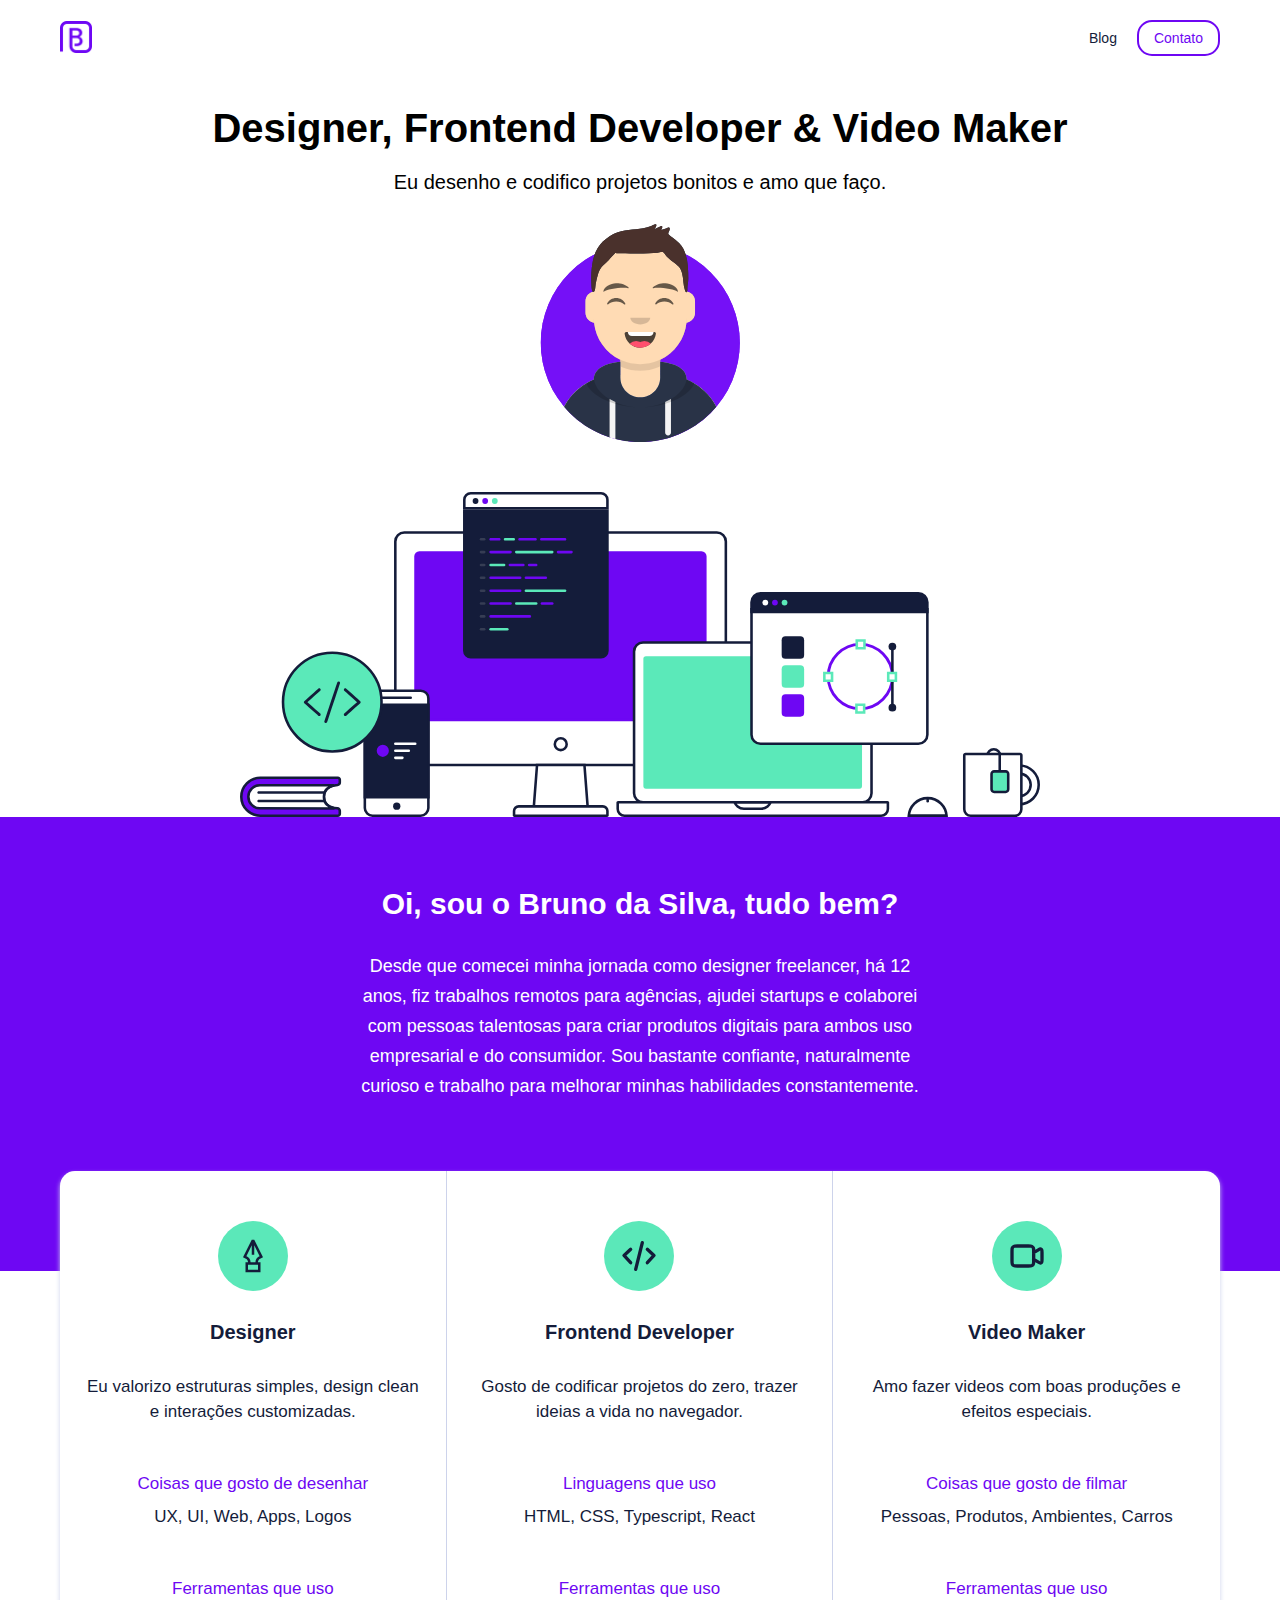
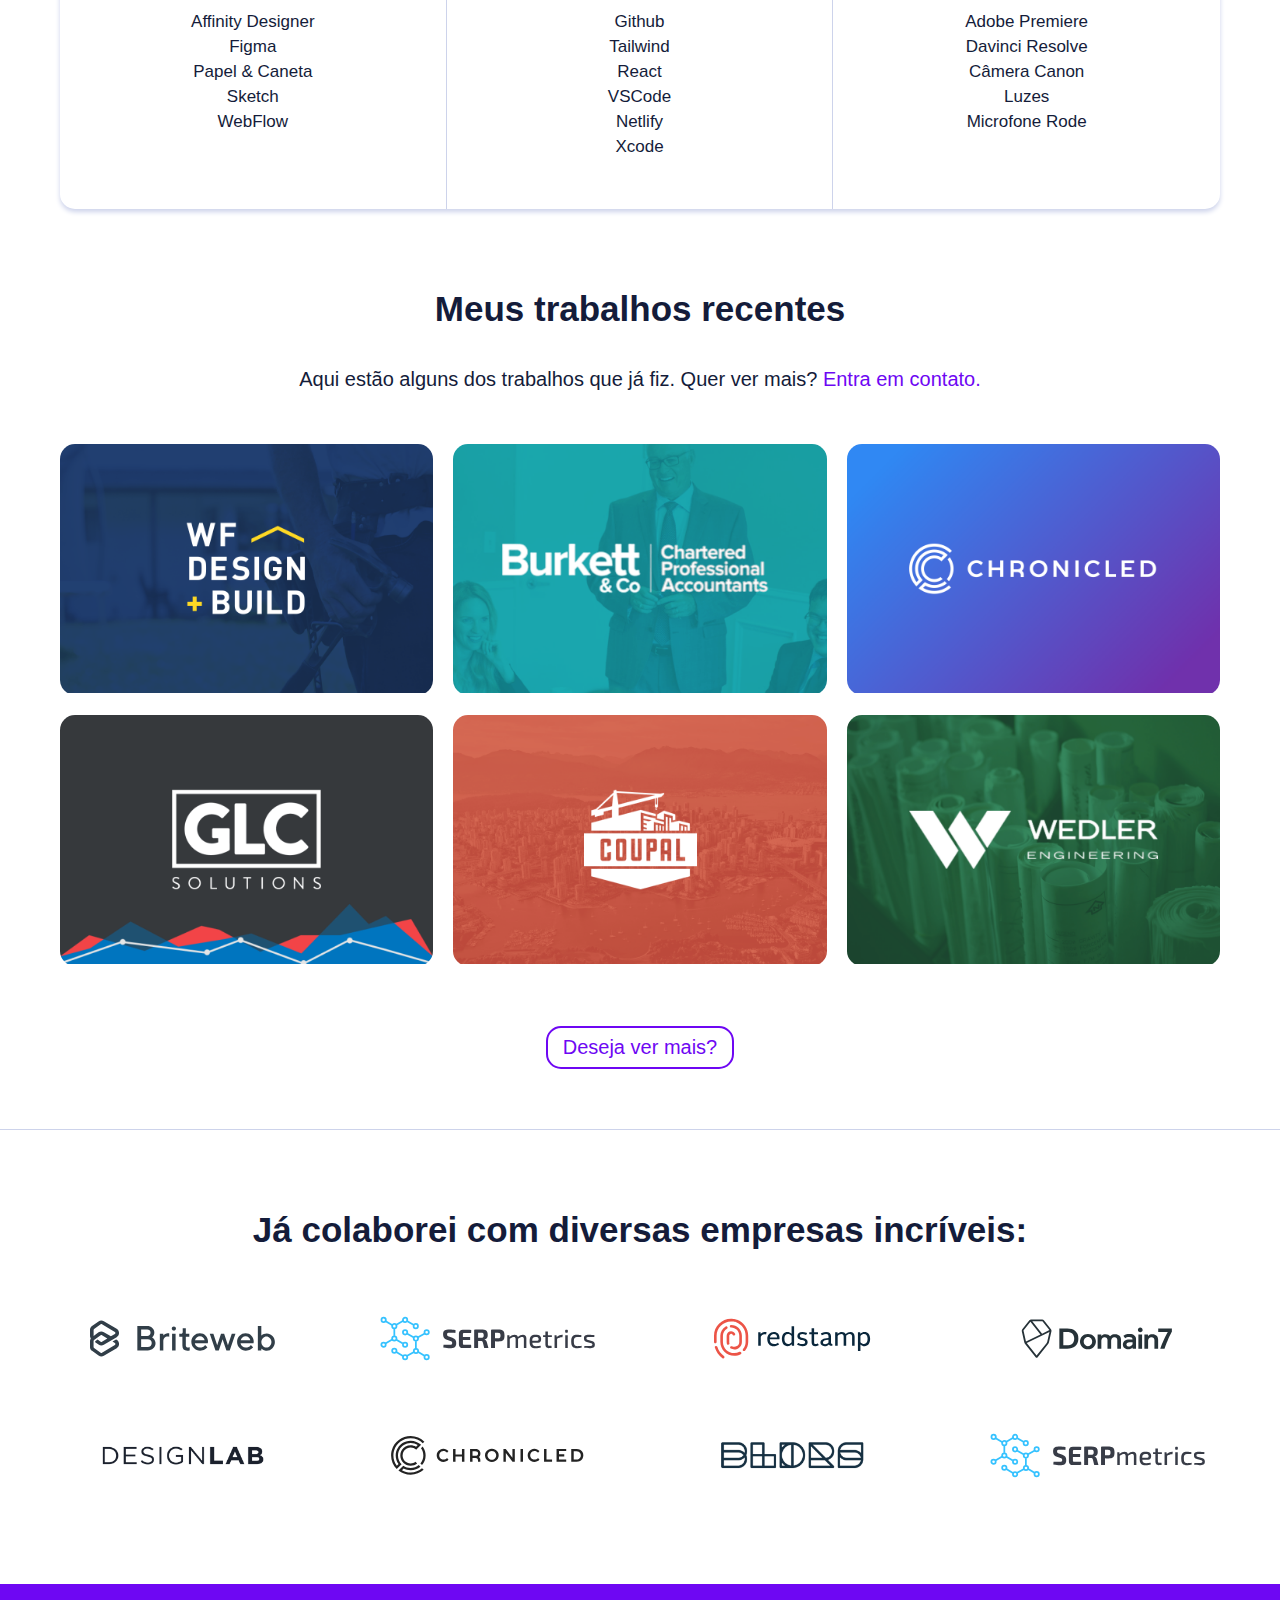
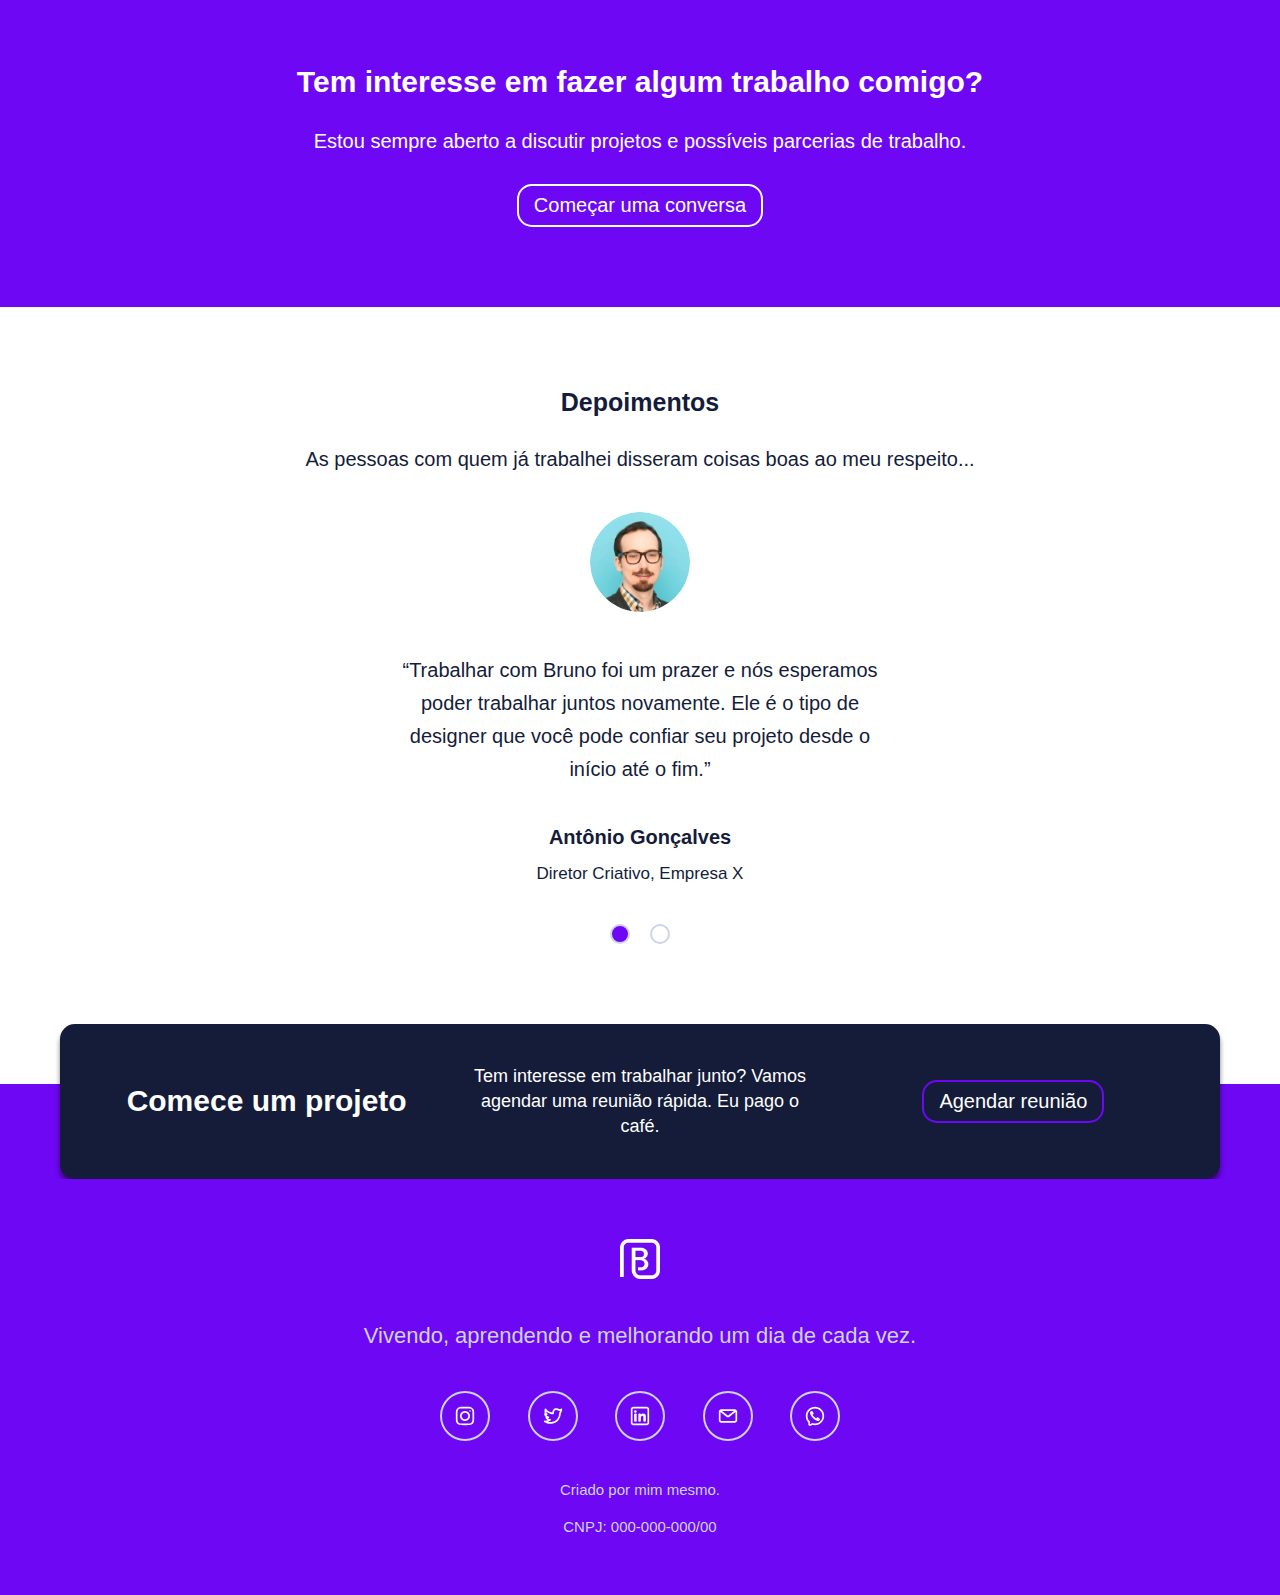
<file: index.html>
<!DOCTYPE html>
<html lang="pt-br">
<head>
    <meta charset="UTF-8">
    <meta name="viewport" content="width=device-width, initial-scale=1.0">
    <title>Bruno da Silva</title>

   <link rel="stylesheet" href="assets/css/style.css"/>
    <link rel="shortcut icon" type="image/png" href="assets/images/logo.png" />
</head>

<body>

    <header class="container">
        <div class="navbar">
            <div class="logo">
                <a href=""><img src="assets/images/logo.png" /></a>
            </div>
        
            <div class="menu-opener">
                <span></span>
                <span></span>
                <span></span>
            </div>
        </div>
        <nav>
            <a href="">Blog</a>
            <a href="" class="button">Contato</a>
        </nav>
    </header>

    <section class="hero container">
        <h1>Designer, Frontend Developer & Video Maker</h1>
        <h2>Eu desenho e codifico projetos bonitos e amo que faço.</h2>
        <img class="hero-avatar" src="assets/images/avatar.svg"/>
        <img class="hero-device" src="assets/images/hero-devices.svg"/>
    </section>

    <section class="intro">
        <div class="container">
            <div class="box">
                <p class="title">Oi, sou o Bruno da Silva, tudo bem?</p>
                <p class="subtitle">Desde que comecei minha jornada como designer freelancer, há 12 anos, fiz trabalhos remotos para agências, ajudei startups e colaborei com pessoas talentosas para criar produtos digitais para ambos uso empresarial e do consumidor. Sou bastante confiante, naturalmente curioso e trabalho para melhorar minhas habilidades constantemente.</p>
            </div>
        </div>
    </section>

    <section class="skills">

        <div class="skills-overlay"></div>

        <div class="container">
            <div class="grid">
                <div class="skill">
                    <div class="skill-icon">
                        <img src="assets/images/design.svg"/>
                    </div>
                    <p class="skill-title">Designer</p>
                    <p class="skill-desc">Eu valorizo estruturas simples, design clean e interações customizadas.</p>
                    <p class="skill-sub">Coisas que gosto de desenhar</p>
                    <p class="skill-txt">UX, UI, Web, Apps, Logos</p>
                    <p class="skill-sub">Ferramentas que uso</p>
                    <p class="skill-txt">
                        <ul>
                            <li>Affinity Designer</li>
                            <li>Figma</li>
                            <li>Papel & Caneta</li>
                            <li>Sketch</li>
                            <li>WebFlow</li>
                        </ul>
                    </p>
                </div>
                <div class="skill">
                    <div class="skill-icon">
                        <img src="assets/images/code.svg"/>
                    </div>
                    <p class="skill-title">Frontend Developer</p>
                    <p class="skill-desc">Gosto de codificar projetos do zero, trazer ideias a vida no navegador.</p>
                    <p class="skill-sub">Linguagens que uso</p>
                    <p class="skill-txt">HTML, CSS, Typescript, React</p>
                    <p class="skill-sub">Ferramentas que uso</p>
                    <p class="skill-txt">
                        <ul>
                            <li>Github</li>
                            <li>Tailwind</li>
                            <li>React</li>
                            <li>VSCode</li>
                            <li>Netlify</li>
                            <li>Xcode</li>
                        </ul>
                    </p>
                </div>
                <div class="skill">                    <div class="skill-icon">
                    <img src="assets/images/video.svg"/>
                </div>
                <p class="skill-title">Video Maker</p>
                <p class="skill-desc">Amo fazer videos com boas produções e efeitos especiais.</p>
                <p class="skill-sub">Coisas que gosto de filmar</p>
                <p class="skill-txt">Pessoas, Produtos, Ambientes, Carros</p>
                <p class="skill-sub">Ferramentas que uso</p>
                <p class="skill-txt">
                    <ul>
                        <li>Adobe Premiere</li>
                        <li>Davinci Resolve</li>
                        <li>Câmera Canon</li>
                        <li>Luzes</li>
                        <li>Microfone Rode</li>
                    </ul>
                </p>
            </div>
            </div>
        </div>

    </section>

    <section class="recent-work container">
        <p class="title">Meus trabalhos recentes</p>
        <p class="subtitle">Aqui estão alguns dos trabalhos que já fiz. Quer ver mais? <a href=""> Entra em contato.</a></p>

        <div class="grid">
            <div class="item">
                <img class="image" src="assets/images/works/wfdesignbuild.png"/>
                <div class="overlay">
                    <p>Aqui vai alguma descrição sobre o projeto em si ou a própria empresa.</p>
                    <a href="" class="button">Visite o Website</a>
                </div>
            </div>
            <div class="item">
                <img class="image" src="assets/images/works/burkettandco.png"/>
                <div class="overlay">
                    <p>Aqui vai alguma descrição sobre o projeto em si ou a própria empresa.</p>
                    <a href="" class="button">Visite o Website</a>
                </div>
            </div>
            <div class="item">
                <img class="image" src="assets/images/works/chronicled.png"/>
                <div class="overlay">
                    <p>Aqui vai alguma descrição sobre o projeto em si ou a própria empresa.</p>
                    <a href="" class="button">Visite o Website</a>
                </div>
            </div>
            <div class="item">
                <img class="image" src="assets/images/works/glcsolutions.png"/>
                <div class="overlay">
                    <p>Aqui vai alguma descrição sobre o projeto em si ou a própria empresa.</p>
                    <a href="" class="button">Visite o Website</a>
                </div>
            </div>
            <div class="item">
                <img class="image" src="assets/images/works/coupal.png"/>
                <div class="overlay">
                    <p>Aqui vai alguma descrição sobre o projeto em si ou a própria empresa.</p>
                    <a href="" class="button">Visite o Website</a>
                </div>
            </div>
            <div class="item">
                <img class="image" src="assets/images/works/wedlerengineering.png"/>
                <div class="overlay">
                    <p>Aqui vai alguma descrição sobre o projeto em si ou a própria empresa.</p>
                    <a href="" class="button">Visite o Website</a>
                </div>
            </div>
        </div>

        <a href="" class="button seemore">Deseja ver mais?</a>
    </section>
    <section class="worked-with">
        <div class="container">
            <p class="title">Já colaborei com diversas empresas incríveis:</p>
            <div class="grid">
                <img src="assets/images/clients/briteweb.svg" alt=""/>
                <img src="assets/images/clients/serpmetrics.svg" alt=""/>
                <img src="assets/images/clients/redstamp.svg" alt=""/>
                <img src="assets/images/clients/domain7.svg" alt=""/>
                <img src="assets/images/clients/designlab.png" alt=""/>
                <img src="assets/images/clients/chronicled.svg" alt=""/>
                <img src="assets/images/clients/bldrs.png" alt=""/>
                <img src="assets/images/clients/serpmetrics.svg" alt=""/>
            </div>
        </div>
    </section>

    <section class="collab">
        <p class="title">Tem interesse em fazer algum trabalho comigo?</p>
        <p class="subtitle">Estou sempre aberto a discutir projetos e possíveis parcerias de trabalho.</p>
        <a href="" class="button">Começar uma conversa</a>
    </section>

    <section class="testimonials container"">

        <p class="title">Depoimentos</p>
        <p class="subtitle">As pessoas com quem já trabalhei disseram coisas boas ao meu respeito...</p>

        <div class="slider">
            <input checked id="slider-1" name="slider" type="radio"/>
            <input id="slider-2" name="slider" type="radio"/>
            <div class="slider-area">

                <div class="slider-item">
                    <img src="assets/images/avatars/pascal.png"/>
                    <p class="description">“Trabalhar com Bruno foi um prazer e nós esperamos poder trabalhar juntos novamente. Ele é o tipo de designer que você pode confiar seu projeto desde o início até o fim.”</p>
                    <p class="name">Antônio Gonçalves</p>
                    <p class="role">Diretor Criativo, Empresa X</p>
                </div>

                <div class="slider-item">
                    <img src="assets/images/avatars/alvin.png"/>
                    <p class="description">“Bruno é um excelente comunicador e possui sensibilidade e confiança para se aprofundar nos projetos e entender de fato o que deve ser feito para sair um resultado excepcional.”</p>
                    <p class="name">Mateus Dantas</p>
                    <p class="role">CEO, Imobiliária ABC</p>
                </div>

            </div>
            <div class="slider-nav">
                <label class="n1" for="slider-1"></label>
                <label class="n2" for="slider-2"></label>
            </div>
        </div>

    </section>

    <section class="cta">
        <div class="overlay"></div>
        <div class="container">
            <div class="area">
                <div class="area-side">
                    <p class="title">Comece um projeto</p>
                </div>

                <div class="area-side">
                    <p class="subtitle">Tem interesse em trabalhar junto? Vamos agendar uma reunião rápida. Eu pago o café.</p>
                </div>

                <div class="area-side">
                    <a href="" class="button">Agendar reunião</a>
                </div>
            </div>

        </div>
        
    </section>

    <footer>
        <a href="">
            <img class="logo" src="assets/images/logo_white.png"/>
        </a>

        <p class="title">Vivendo, aprendendo e melhorando um dia de cada vez.</p>

        <div class="social">
            <a href="">
                <img src="assets/images/social_ig.svg" alt="Instagram" />
            </a>
            <a href="">
                <img src="assets/images/social_x.svg" alt="X" />
            </a>
            <a href="">
                <img src="assets/images/social_linkedin.svg" alt="LinkedIn" />
            </a>
            <a href="">
                <img src="assets/images/social_email.svg" alt="E-mail" />
            </a>
            <a href="">
                <img src="assets/images/social_zap.svg" alt="WhatsApp" />
            </a>
        </div>
        <p class="copyright">Criado por mim mesmo.</p>
        <p class="legal">CNPJ: 000-000-000/00</p>
    </footer>

    <script type="text/javascript" src="assets/js/script.js" ></script>
</body>

</html>
</file>
<file: assets/css/style.css>
:root {
    --background: #FFF;
    --foreground: #6E07F3;
    --primary: #141c3a;
    --primary-light: #cdd3eb;
    --primary-foreground: #FFF;
    --secondary: #5be8b9;
    --secondary-foreground: #141c3a;
}

* {
    margin: 0;
    padding: 0;
    list-style: none;
    box-sizing: border-box;
}

html {
    font-family: Arial, Helvetica, sans-serif;
    font-size: 62.5%;
}

.container {
    width: 100%;
    max-width: 1200px;
    margin: auto;
}

.button {
    display: inline-block;
    border: 0.2rem solid var(--foreground);
    color: var(--foreground);
    border-radius: 1.5rem;
    padding: 0.8rem 1.5rem;
    transition: all ease .2s;
}

.button:hover {
    background-color: var(--foreground);
    color: var(--primary-foreground);
}

.collab {
    background-color: var(--foreground);
    color: var(--primary-foreground);
    padding: 8rem 2rem;
    text-align: center;
}

.collab .title {
    font-weight: bold;
    font-size: 2rem;
    line-height: 2.5rem;
    margin-bottom: 3rem;
}

.collab .subtitle {
    font-size: 1.7rem;
    line-height: 2.2rem;
    margin-bottom: 3rem;
}

.collab .button {
    border-color: var(--background);
    color: var(--background);
    font-size: 2rem;
    text-decoration: none;
}

.collab .button:hover {
    background-color: var(--background);
    color: var(--foreground);
}

.cta {
    background-color: var(--foreground);
}

.cta .overlay {
    background-color: var(--background);
    height: 6rem;
}

.cta .container {
    margin-top: -6rem;
}

.cta .area {
    margin: 0 2rem;
    padding: 4rem;
    background-color: var(--primary);
    color: var(--primary-foreground);
    border-radius: 1.5rem;
    text-align: center;
    display: flex;
    flex-direction: column;
    gap: 4rem;
    align-items: center;
    box-shadow: 0 5px 5px rgba(0, 0, 0, .5);
}

.cta .area-side {
    flex: 1;
}

.cta .title {
    font-weight: bold;
    font-size: 3rem;
}

.cta .subtitle {
    font-size: 1.8rem;
    line-height: 2.5rem;
}

.cta .button {
    font-size: 2rem;
    color: var(--background);
    text-decoration: none;
}

footer {
    background-color: var(--foreground);
    color: var(--primary-light);
    padding: 6rem 2rem;
    text-align: center;
}

footer .logo {
    width: 4rem;
    height: auto;
    margin-bottom: 4rem;
}

footer .title {
    font-size: 2.2rem;
    line-height: 3rem;
    margin-bottom: 4rem;
}

footer .social {
    display: flex;
    justify-content: space-between;
    max-width: 40rem;
    margin: auto;
    margin-bottom: 4rem;
}

footer .social a {
    display: flex;
    justify-content: center;
    align-items: center;
    width: 5rem;
    height: 5rem;
    border-radius: 50%;
    border: 0.2rem solid var(--primary-light);
}

footer .social a img {
    width: 2rem;
    height: 2rem;
}

footer .social a:hover {
    opacity: .8;
}

footer .copyright {
    font-size: 1.5rem;
    margin-bottom: 2rem;
}

footer .legal {
    font-size: 1.5rem;
}

header {
    display: flex;
    flex-direction: column;
    align-items: center;
}

.navbar {
    flex: 1;
    width: 100%;
    padding: 2rem;
    display: flex;
    justify-content: space-between;
}

.logo img {
    width: 3.2rem;
    height: 3.2rem;
}

.menu-opener {
    display: flex;
    flex-direction: column;
    justify-content: center;
    align-items: center;
    gap: 0.5rem;
    width: 3.2rem;
    height: 3.2rem;
    cursor: pointer;
}

.menu-opener span {
    display: block;
    width: 2rem;
    height: 0.1rem;
    background-color: var(--primary);
}

header nav {
    display: none;
    flex-direction: column;
    align-items: center;
    gap: 2rem;
    padding: 2rem;
}

header nav a {
    font-size: 1.4rem;
    text-decoration: none;
    color: var(--primary);
}

header nav.opened {
    display: flex;
}

.hero {
    text-align: center;
    padding: 3rem 1rem 0 1rem;
}

.hero h1 {
    font-weight: bold;
    font-size: 2.5rem;
    margin-bottom: 2rem;
}

.hero h2 {
    font-weight: normal;
    font-size: 1.5rem;
    margin-bottom: 3rem;
}

.hero-avatar {
    display: block;
    width: 12rem;
    height: auto;
    margin: auto;
    margin-bottom: 5rem;
}

.hero-device {
    display: block;
    width: 100%;
    max-width: 80rem;
    height: auto;
    margin: auto;
}

.intro {
    background-color: var(--foreground);
    color: var(--primary-foreground);
    padding: 5rem 0;
    text-align: center;
}

.intro .box {
    max-width: 60rem;
    margin: auto;
    padding: 2rem;
}

.intro .title {
    font-weight: bold;
    font-size: 2.5rem;
    margin-bottom: 3rem;
}

.intro .subtitle {
    font-size: 1.8rem;
    line-height: 3rem;
}

.recent-work {
    text-align: center;
    color: var(--primary);
    padding: 0 2rem;
}

.recent-work .title {
    font-weight: bold;
    font-size: 2.5rem;
    margin-top: 8rem;
    margin-bottom: 3.5rem;
}

.recent-work .subtitle {
    font-size: 2rem;
    line-height: 3rem;
}

.recent-work .subtitle a {
    color: var(--foreground);
    text-decoration: none;
}

.recent-work .subtitle a:hover {
    text-decoration: underline;
}

.recent-work .grid {
    margin-top: 5rem;
    display: grid;
    grid-template-columns: 1fr;
    gap: 2rem;
}


/* GRID ITEM */
.recent-work .item {
    position: relative;
    overflow: hidden;
    border-radius: 1.5rem;
}

.recent-work .item .image {
    width: 100%;
    height: auto;
    transition: all ease .5s;
}

.recent-work .item .overlay {
    display: flex;
    flex-direction: column;
    justify-content: center;
    align-items: center;
    position: absolute;
    inset: 0 0 0 0;
    background-color: var(--primary);
    color: var(--primary-foreground);
    padding: 2rem;
    font-size: 1.9rem;
    line-height: 2.5rem;
    transition: all ease .5s;
    opacity: 0;
}

.recent-work .item .overlay .button {
    margin-top: 2rem;
    color: var(--primary-foreground);
    text-decoration: none;
}

.recent-work .item:hover .image {
    transform: scale(1.2);
}

.recent-work .item:hover .overlay {
    opacity: 1;
}

.recent-work .seemore {
    margin: 6rem 0;
    font-size: 2rem;
    text-decoration: none;
}

.skills-overlay {
    background-color: var(--foreground);
    height: 10rem;
}

.skills .container {
    margin-top: -10rem;
}

.skills .grid {
    background-color: var(--background);
    margin: 0 2rem;
    border-radius: 1.5rem;
    display: grid;
    grid-template-columns: 1fr;
    box-shadow: 0 3px 5px var(--primary-light);
}

.skills .skill {
    text-align: center;
    border-right: 0;
    border-bottom: 1px solid var(--primary-light);
    color: var(--primary);
    padding: 5rem 2rem;
}

.skills .skill:last-child {
    border-right: 0;
    border-bottom: 0;
}


/* SKILL ITEM */
.skill-icon {
    width: 7rem;
    height: 7rem;
    display: flex;
    justify-content: center;
    align-items: center;
    border-radius: 50%;
    background-color: var(--secondary);
    color: var(--secondary-foreground);
    margin: auto;
}

.skill-icon img {
    width: 4rem;
    height: 4rem;
}

.skill-title {
    font-weight: bold;
    font-size: 2rem;
    margin: 3rem 0;
}

.skill-desc {
    font-size: 1.7rem;
    line-height: 2.5rem;
}

.skill-sub {
    margin-top: 5rem;
    margin-bottom: 1rem;
    font-size: 1.7rem;
    color: var(--foreground);
}

.skill-txt, li {
    font-size: 1.7rem;
    line-height: 2.5rem;
}

.testimonials {
    padding: 8rem 2rem;
    text-align: center;
    color: var(--primary);
}

.testimonials .title {
    font-weight: bold;
    font-size: 2.5rem;
    line-height: 3rem;
    margin-bottom: 3rem;
}

.testimonials .subtitle {
    font-size: 2rem;
    line-height: 2.5rem;
    margin-bottom: 4rem;
}

.testimonials .slider {
    max-width: 50rem;
    overflow-x: hidden;
    margin: auto;
}

.testimonials .slider input {
    display: none;
}

.testimonials .slider-area {
    width: 200%;
    display: flex;
    transition: all ease .5s;
}

.testimonials .slider-item {
    width: 100%;
}

.testimonials .slider-item img {
    width: 10rem;
    height: 10rem;
    border-radius: 50%;
    overflow: hidden;
    margin-bottom: 4rem;
}

.testimonials .slider-item .description {
    font-size: 2rem;
    line-height: 3.3rem;
    margin-bottom: 4rem;
}

.testimonials .slider-item .name {
    font-weight: bold;
    font-size: 2rem;
    margin-bottom: 1.5rem;
}

.testimonials .slider-item .role {
    font-size: 1.7rem;
}

.testimonials .slider-nav {
    display: flex;
    justify-content: center;
    gap: 2rem;
    margin-top: 4rem;
}

.testimonials .slider-nav label {
    display: block;
    width: 2rem;
    height: 2rem;
    border-radius: 50%;
    cursor: pointer;
    border: 0.2rem solid var(--primary-light);
    transition: all ease .5s;
}

#slider-1:checked~.slider-area {
    margin-left: 0%;
}

#slider-2:checked~.slider-area {
    margin-left: -100%;
}

#slider-1:checked~.slider-nav .n1 {
    background-color: var(--foreground);
}

#slider-2:checked~.slider-nav .n2 {
    background-color: var(--foreground);
}

.worked-with {
    border-top: 0.1rem solid var(--primary-light);
    padding: 8rem 2rem;
    text-align: center;
    color: var(--primary);
}

.worked-with .title {
    font-weight: bold;
    font-size: 2rem;
    line-height: 2.5rem;
}

.worked-with .grid {
    margin-top: 4rem;
    display: grid;
    grid-template-columns: repeat(2, 1fr);
    gap: 2rem;
}

.worked-with .grid img {
    width: 100%;
}

@media (width > 600px) {
    .worked-with .title {
        font-size: 3.5rem;
        line-height: 4rem;
    }

    .worked-with .grid {
        grid-template-columns: repeat(3, 1fr);
    }

    .skills .grid {
        grid-template-columns: repeat(3, 1fr);
    }

    .skills .skill {
        border-bottom: 0;
        border-right: 1px solid var(--primary-light);
    }

    .recent-work .title {
        font-size: 3.5rem;
    }

    .recent-work .grid {
        grid-template-columns: repeat(2, 1fr);
    }

    .intro .title {
        font-size: 3rem;
    }

    .hero h1 {
        font-size: 4rem;
    }

    .hero h2 {
        font-size: 2rem;
    }

    .hero-avatar {
        width: 20rem;
    }

    header {
        flex-direction: row;
    }

    .menu-opener {
        display: none;
    }

    header nav {
        display: flex;
        flex-direction: row;
    }

    .collab .title {
        font-size: 3rem;
        line-height: 3.5rem;
    }

    .collab .subtitle {
        font-size: 2rem;
        line-height: 2.5rem;
    }
}

@media (width > 900px) {
    .worked-with .grid {
        grid-template-columns: repeat(4, 1fr);
    }

    .recent-work .grid {
        grid-template-columns: repeat(3, 1fr);
    }

    .cta .area {
        flex-direction: row;
    }
}
</file>
